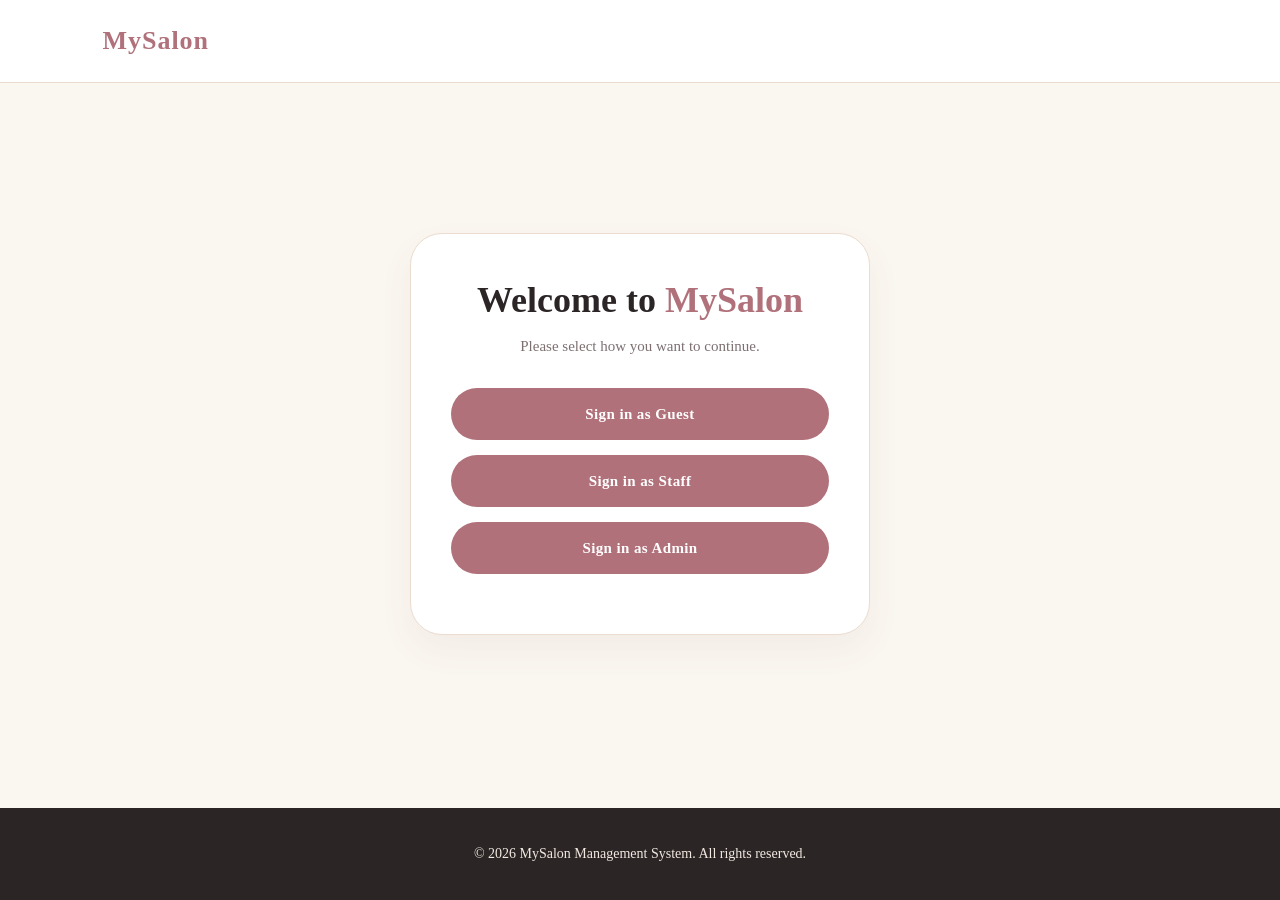
<file: index.html>
<!DOCTYPE html>
<html lang="en">
<head>
    <meta charset="UTF-8">
    <meta name="viewport" content="width=device-width, initial-scale=1.0">
    <title>Login - MySalon</title>
    <link rel="stylesheet" href="MySalon(CSS).css">
</head>
<body>

<nav>
    <div class="logo">MySalon</div>
</nav>

<section class="login-section">
    <div class="login-box">
        <h1>Welcome to <span>MySalon</span></h1>
        <p>Please select how you want to continue.</p>

        <a href="MySalon(HOME).html" class="login-button">
            Sign in as Guest
        </a>

        <a href="staff.html" class="login-button">
            Sign in as Staff
        </a>

        <a href="admin.html" class="login-button">
            Sign in as Admin
        </a>
    </div>
</section>

<footer>
    <p>&copy; 2026 MySalon Management System. All rights reserved.</p>
</footer>

</body>
</html>
</file>
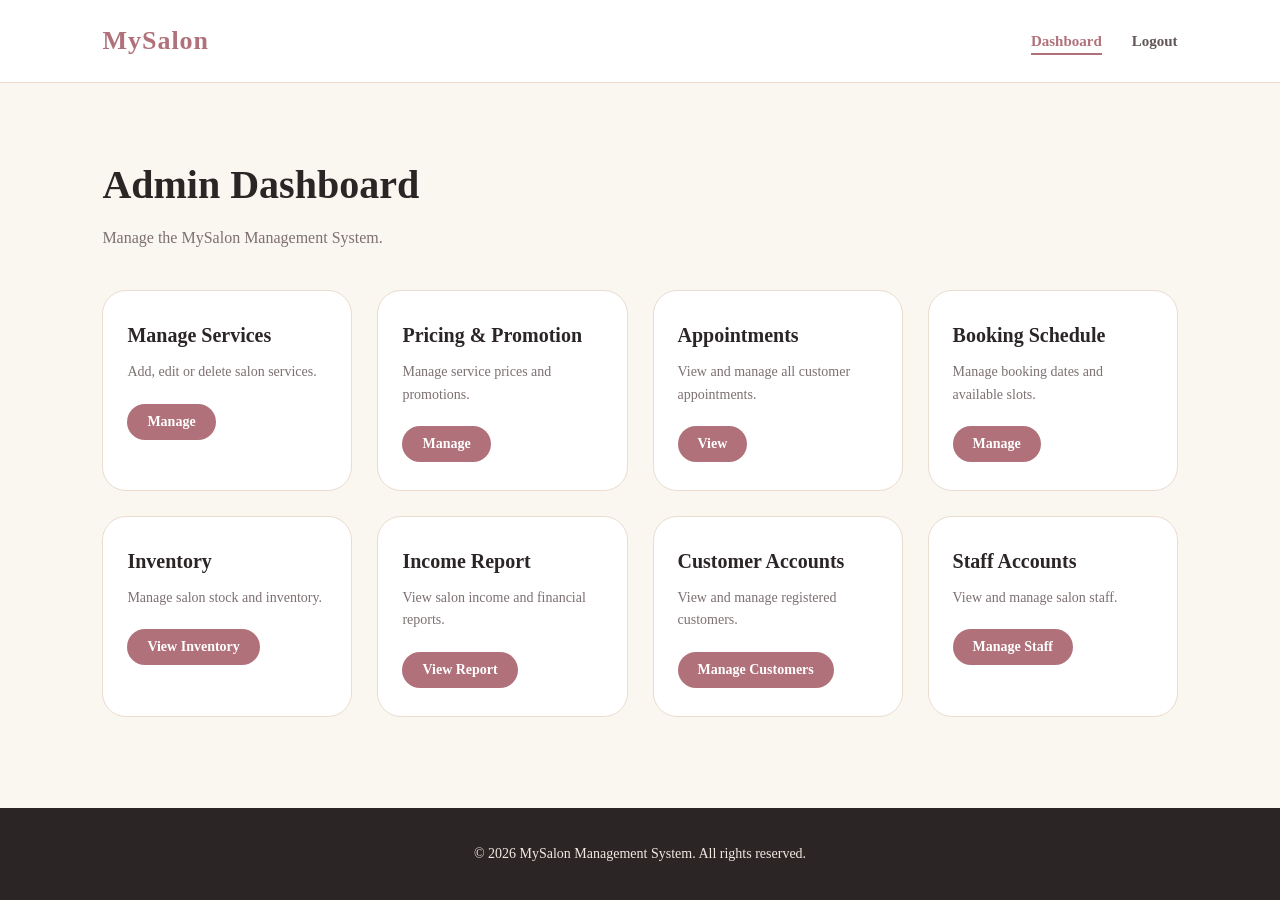
<file: admin.html>
<!DOCTYPE html>
<html lang="en">
<head>
    <meta charset="UTF-8">
    <meta name="viewport" content="width=device-width, initial-scale=1.0">
    <title>Admin Dashboard - MySalon</title>
    <link rel="stylesheet" href="MySalon(CSS).css">
</head>
<body>

<nav>
    <div class="logo">MySalon</div>

    <ul>
        <li><a href="admin.html" class="active">Dashboard</a></li>
        <li><a href="index.html">Logout</a></li>
    </ul>
</nav>

<section class="dashboard">

    <div class="dashboard-header">
        <h1>Admin Dashboard</h1>
        <p>Manage the MySalon Management System.</p>
    </div>

    <div class="dashboard-grid">

        <div class="dashboard-card">
            <h3>Manage Services</h3>
            <p>Add, edit or delete salon services.</p>
            <button>Manage</button>
        </div>

        <div class="dashboard-card">
            <h3>Pricing & Promotion</h3>
            <p>Manage service prices and promotions.</p>
            <button>Manage</button>
        </div>

        <div class="dashboard-card">
            <h3>Appointments</h3>
            <p>View and manage all customer appointments.</p>
            <button>View</button>
        </div>

        <div class="dashboard-card">
            <h3>Booking Schedule</h3>
            <p>Manage booking dates and available slots.</p>
            <button>Manage</button>
        </div>

        <div class="dashboard-card">
            <h3>Inventory</h3>
            <p>Manage salon stock and inventory.</p>
            <button>View Inventory</button>
        </div>

        <div class="dashboard-card">
            <h3>Income Report</h3>
            <p>View salon income and financial reports.</p>
            <button>View Report</button>
        </div>

        <div class="dashboard-card">
            <h3>Customer Accounts</h3>
            <p>View and manage registered customers.</p>
            <button>Manage Customers</button>
        </div>

        <div class="dashboard-card">
            <h3>Staff Accounts</h3>
            <p>View and manage salon staff.</p>
            <button>Manage Staff</button>
        </div>

    </div>

</section>

<footer>
    <p>&copy; 2026 MySalon Management System. All rights reserved.</p>
</footer>

</body>
</html>
</file>
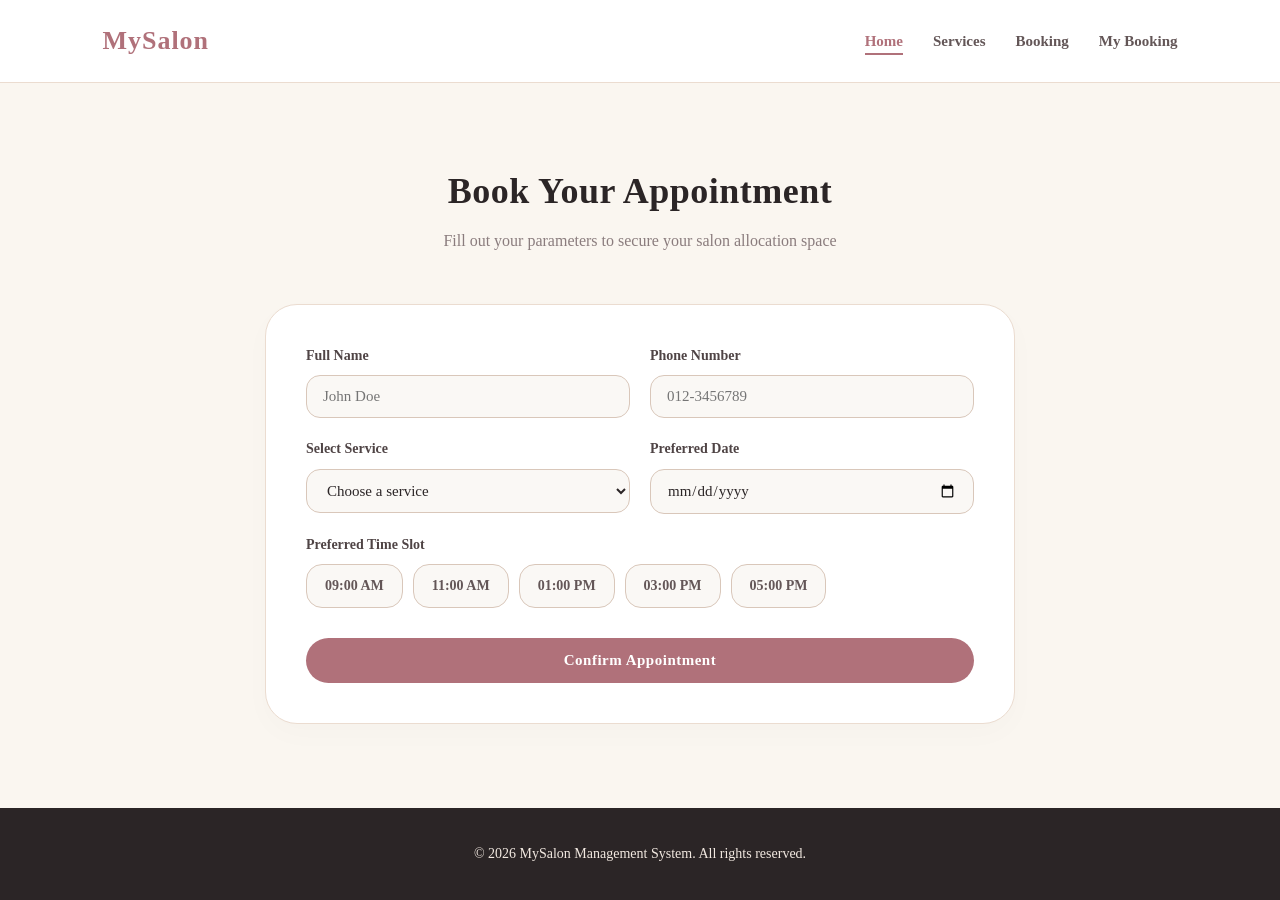
<file: MySalon(BOOKING).html>
<!DOCTYPE html>
<html lang="en">
<head>
    <meta charset="UTF-8">
    <meta name="viewport" content="width=device-width, initial-scale=1.0">
    <title>Book - MySalon</title>
    <link rel="stylesheet" href="MySalon(CSS).css">
</head>
<body>

<nav>
    <div class="logo">MySalon</div>
    <ul>
        <li><a href="MySalon(HOME).html" class="active">Home</a></li>
        <li><a href="MySalon(SERVICES).html">Services</a></li>
        <li><a href="MySalon(BOOKING).html">Booking</a></li>
        <li><a href="MySalon(MYBOOKING).html">My Booking</a></li>
    </ul>
</nav>

<section id="booking-section">
    <div class="section-title">
        <h2>Book Your Appointment</h2>
        <p>Fill out your parameters to secure your salon allocation space</p>
    </div>
    <div class="booking-form">
        <form id="appointmentForm">
            <div class="form-row">
                <div class="form-group">
                    <label for="fullName">Full Name</label>
                    <input type="text" id="fullName" required placeholder="John Doe">
                </div>
                <div class="form-group">
                    <label for="phoneNumber">Phone Number</label>
                    <input type="tel" id="phoneNumber" required placeholder="012-3456789">
                </div>
            </div>
            <div class="form-row">
                <div class="form-group">
                    <label for="serviceSelect">Select Service</label>
                    <select id="serviceSelect" required>
                        <option value="" disabled selected>Choose a service</option>
                        <option value="Haircut & Styling ($50)">Haircut & Styling ($50)</option>
                        <option value="Hair Coloring ($120)">Hair Coloring ($120)</option>
                        <option value="Manicure & Pedicure ($45)">Manicure & Pedicure ($45)</option>
                        <option value="Facial & Spa ($80)">Facial & Spa ($80)</option>
                    </select>
                </div>
                <div class="form-group">
                    <label for="bookingDate">Preferred Date</label>
                    <input type="date" id="bookingDate" required>
                </div>
            </div>
            <div class="form-group">
                <label>Preferred Time Slot</label>
                <div class="time-slots">
                    <div class="time" data-time="09:00 AM">09:00 AM</div>
                    <div class="time" data-time="11:00 AM">11:00 AM</div>
                    <div class="time" data-time="01:00 PM">01:00 PM</div>
                    <div class="time" data-time="03:00 PM">03:00 PM</div>
                    <div class="time" data-time="05:00 PM">05:00 PM</div>
                </div>
            </div>
            <button type="submit" class="button" style="width: 100%; margin-top: 10px;">Confirm Appointment</button>
        </form>
    </div>
</section>

<footer>
    <p>&copy; 2026 MySalon Management System. All rights reserved.</p>
</footer>

<script src="MySalon(SCRIPT).js"></script>
</body>
</html>
</file>
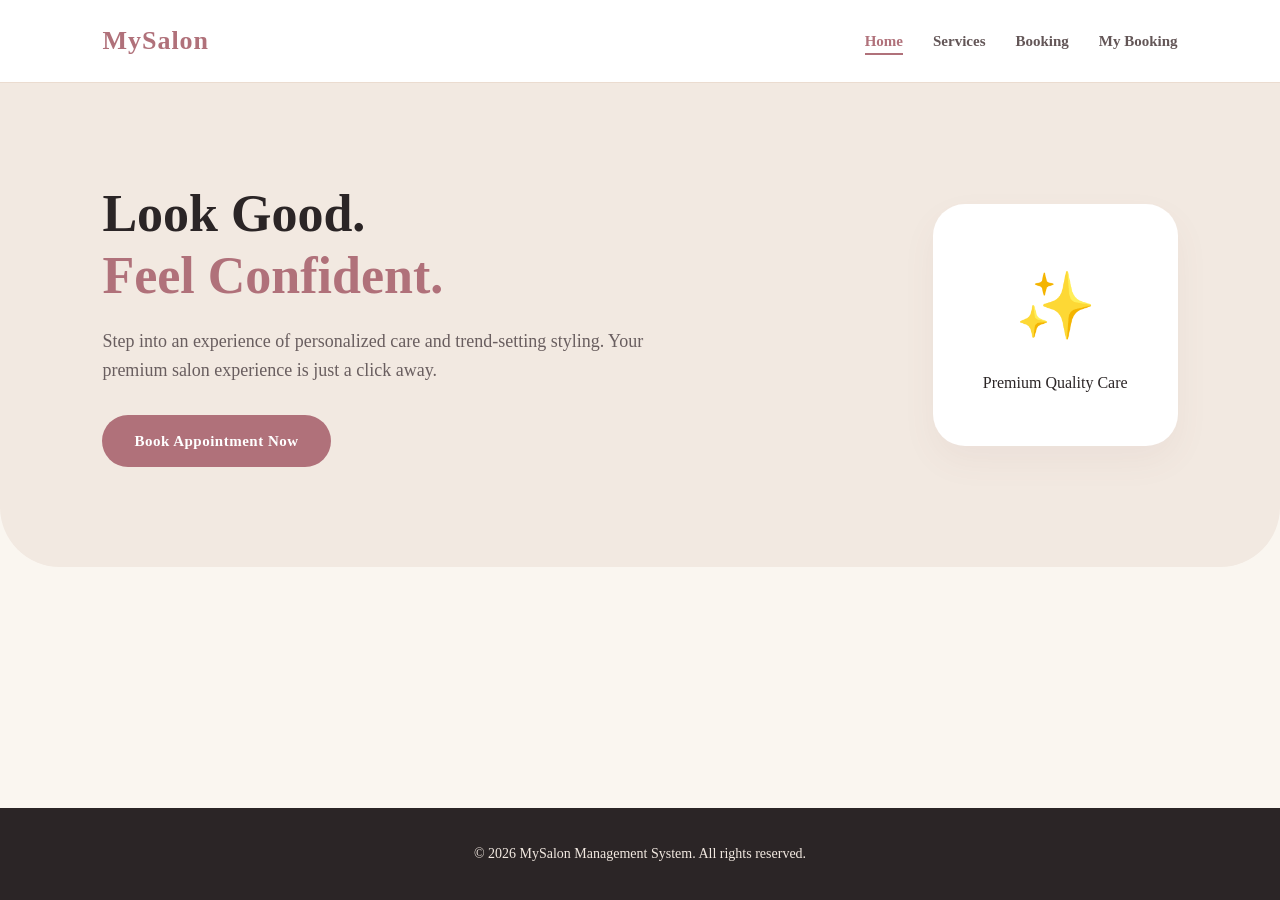
<file: MySalon(HOME).html>
<!DOCTYPE html>
<html lang="en">
<head>
    <meta charset="UTF-8">
    <meta name="viewport" content="width=device-width, initial-scale=1.0">
    <title>Home - MySalon</title>
    <link rel="stylesheet" href="MySalon(CSS).css">
</head>
<body>

<nav>
    <div class="logo">MySalon</div>
    <ul>
        <li><a href="MySalon(HOME).html" class="active">Home</a></li>
        <li><a href="MySalon(SERVICES).html">Services</a></li>
        <li><a href="MySalon(BOOKING).html">Booking</a></li>
        <li><a href="MySalon(MYBOOKING).html">My Booking</a></li>
    </ul>
</nav>

<section class="hero">
    <div class="hero-text">
        <h1>Look Good.<br><span>Feel Confident.</span></h1>
        <p>Step into an experience of personalized care and trend-setting styling. Your premium salon experience is just a click away.</p>
        <a href="MySalon(BOOKING).html" class="button">Book Appointment Now</a>
    </div>
    <div class="hero-box">
        <div class="icon">✨</div>
        <p>Premium Quality Care</p>
    </div>
</section>

<footer>
    <p>&copy; 2026 MySalon Management System. All rights reserved.</p>
</footer>

</body>
</html>
</file>
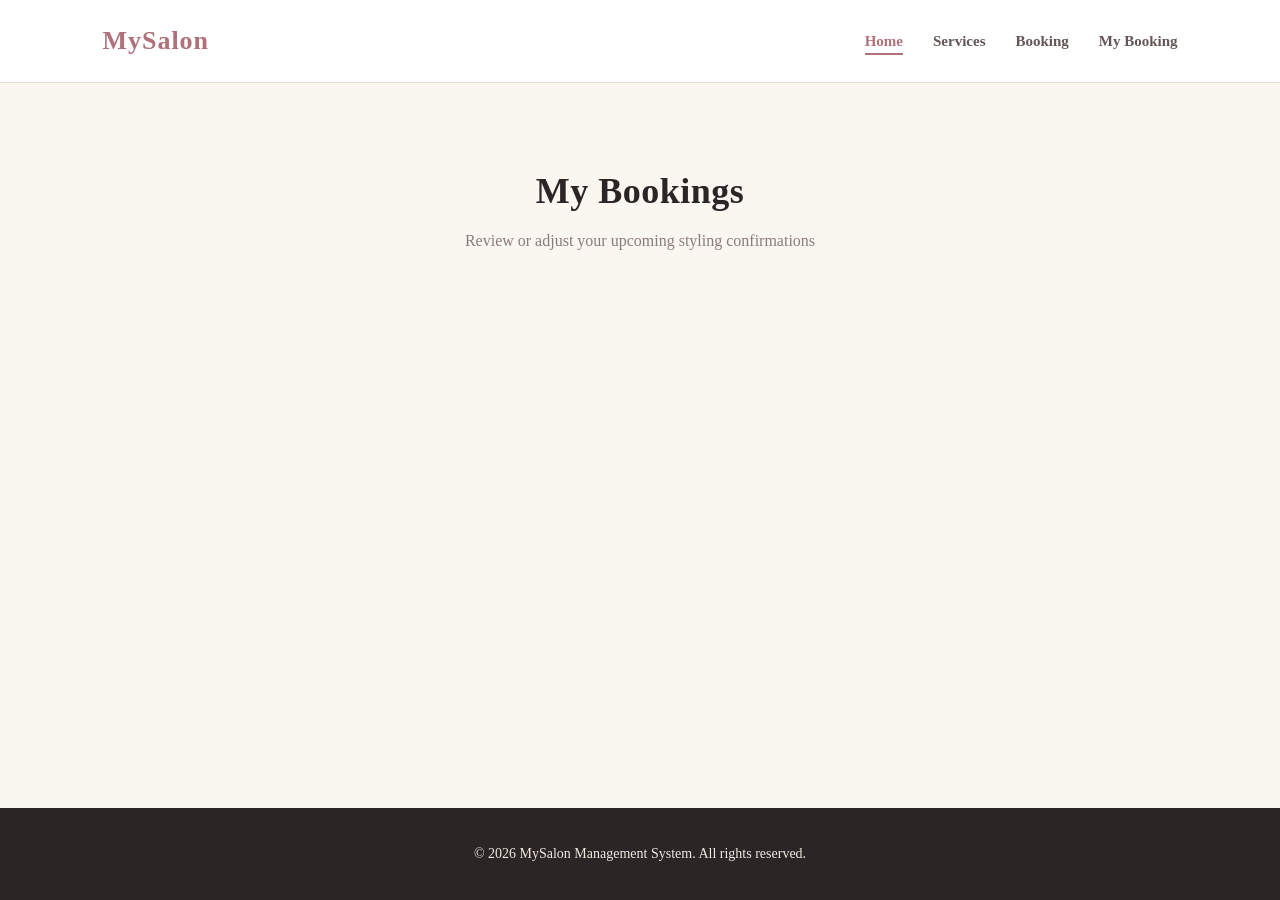
<file: MySalon(MYBOOKING).html>
<!DOCTYPE html>
<html lang="en">
<head>
    <meta charset="UTF-8">
    <meta name="viewport" content="width=device-width, initial-scale=1.0">
    <title>My Bookings - MySalon</title>
    <link rel="stylesheet" href="MySalon(CSS).css">
</head>
<body>

<nav>
    <div class="logo">MySalon</div>
    <ul>
        <li><a href="MySalon(HOME).html" class="active">Home</a></li>
        <li><a href="MySalon(SERVICES).html">Services</a></li>
        <li><a href="MySalon(BOOKING).html">Booking</a></li>
        <li><a href="MySalon(MYBOOKING).html">My Booking</a></li>
    </ul>
</nav>

<section>
    <div class="section-title">
        <h2>My Bookings</h2>
        <p>Review or adjust your upcoming styling confirmations</p>
    </div>
    <div class="booking-details" id="bookingsContainer">
        <!-- Managed dynamically by script.js via LocalStorage -->
    </div>
</section>

<footer>
    <p>&copy; 2026 MySalon Management System. All rights reserved.</p>
</footer>

<script src="MySalon(SCRIPT).js"></script>
</body>
</html>
</file>
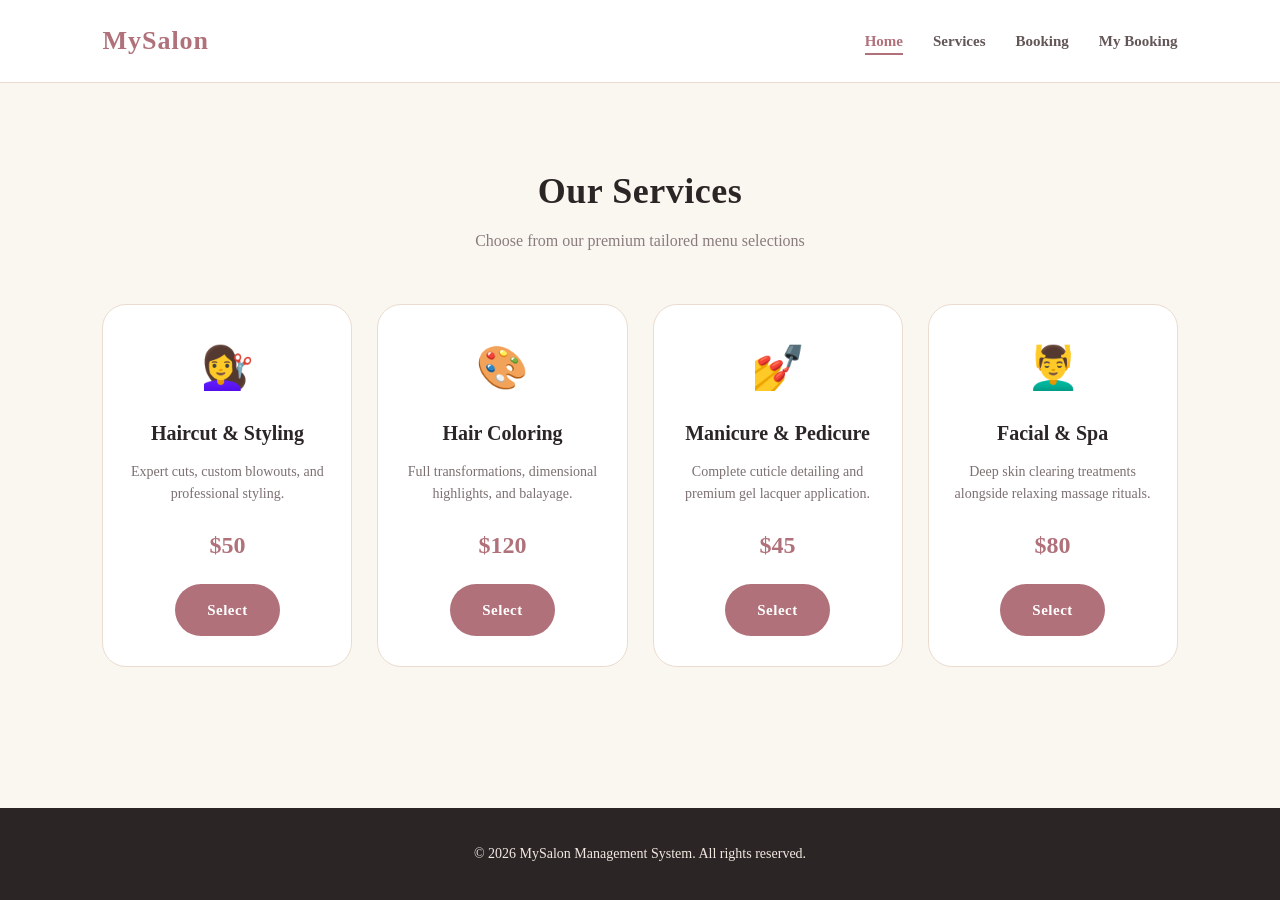
<file: MySalon(SERVICES).html>
<!DOCTYPE html>
<html lang="en">
<head>
    <meta charset="UTF-8">
    <meta name="viewport" content="width=device-width, initial-scale=1.0">
    <title>Services - MySalon</title>
    <link rel="stylesheet" href="MySalon(CSS).css">
</head>
<body>

<nav>
    <div class="logo">MySalon</div>
     <ul>
        <li><a href="MySalon(HOME).html" class="active">Home</a></li>
        <li><a href="MySalon(SERVICES).html">Services</a></li>
        <li><a href="MySalon(BOOKING).html">Booking</a></li>
        <li><a href="MySalon(MYBOOKING).html">My Booking</a></li>
    </ul>
</nav>

<section>
    <div class="section-title">
        <h2>Our Services</h2>
        <p>Choose from our premium tailored menu selections</p>
    </div>
    <div class="services">
        <div class="service-card">
            <div class="service-icon">💇‍♀️</div>
            <h3>Haircut & Styling</h3>
            <p>Expert cuts, custom blowouts, and professional styling.</p>
            <div class="price">$50</div>
            <a href="MySalon(BOOKING).html" class="button">Select</a>
        </div>
        <div class="service-card">
            <div class="service-icon">🎨</div>
            <h3>Hair Coloring</h3>
            <p>Full transformations, dimensional highlights, and balayage.</p>
            <div class="price">$120</div>
            <a href="MySalon(BOOKING).html" class="button">Select</a>
        </div>
        <div class="service-card">
            <div class="service-icon">💅</div>
            <h3>Manicure & Pedicure</h3>
            <p>Complete cuticle detailing and premium gel lacquer application.</p>
            <div class="price">$45</div>
            <a href="MySalon(BOOKING).html" class="button">Select</a>
        </div>
        <div class="service-card">
            <div class="service-icon">💆‍♂️</div>
            <h3>Facial & Spa</h3>
            <p>Deep skin clearing treatments alongside relaxing massage rituals.</p>
            <div class="price">$80</div>
            <a href="MySalon(BOOKING).html" class="button">Select</a>
        </div>
    </div>
</section>

<footer>
    <p>&copy; 2026 MySalon Management System. All rights reserved.</p>
</footer>

</body>
</html>
</file>
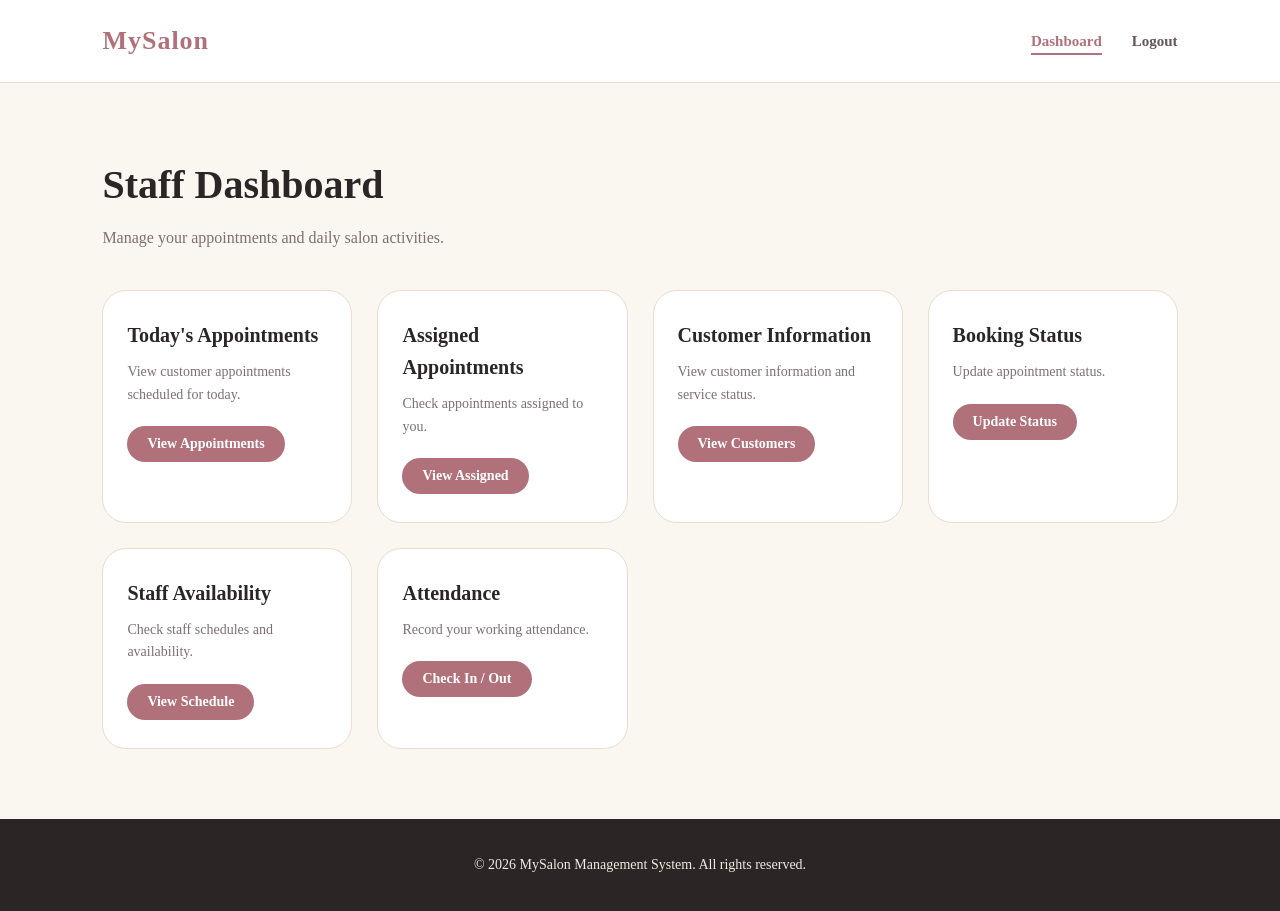
<file: staff.html>
<!DOCTYPE html>
<html lang="en">
<head>
    <meta charset="UTF-8">
    <meta name="viewport" content="width=device-width, initial-scale=1.0">
    <title>Staff Dashboard - MySalon</title>
    <link rel="stylesheet" href="MySalon(CSS).css">
</head>
<body>

<nav>
    <div class="logo">MySalon</div>

    <ul>
        <li><a href="staff.html" class="active">Dashboard</a></li>
        <li><a href="index.html">Logout</a></li>
    </ul>
</nav>

<section class="dashboard">

    <div class="dashboard-header">
        <h1>Staff Dashboard</h1>
        <p>Manage your appointments and daily salon activities.</p>
    </div>

    <div class="dashboard-grid">

        <div class="dashboard-card">
            <h3>Today's Appointments</h3>
            <p>View customer appointments scheduled for today.</p>
            <button>View Appointments</button>
        </div>

        <div class="dashboard-card">
            <h3>Assigned Appointments</h3>
            <p>Check appointments assigned to you.</p>
            <button>View Assigned</button>
        </div>

        <div class="dashboard-card">
            <h3>Customer Information</h3>
            <p>View customer information and service status.</p>
            <button>View Customers</button>
        </div>

        <div class="dashboard-card">
            <h3>Booking Status</h3>
            <p>Update appointment status.</p>
            <button>Update Status</button>
        </div>

        <div class="dashboard-card">
            <h3>Staff Availability</h3>
            <p>Check staff schedules and availability.</p>
            <button>View Schedule</button>
        </div>

        <div class="dashboard-card">
            <h3>Attendance</h3>
            <p>Record your working attendance.</p>
            <button>Check In / Out</button>
        </div>

    </div>

</section>

<footer>
    <p>&copy; 2026 MySalon Management System. All rights reserved.</p>
</footer>

</body>
</html>
</file>
<file: MySalon(CSS).css>
/* =========================================================
   MYSALON MANAGEMENT SYSTEM
   COMPLETE STYLESHEET
   ========================================================= */


/* ================= GLOBAL SETTINGS ================= */

* {
    margin: 0;
    padding: 0;
    box-sizing: border-box;
    font-family: 'Playfair Display', 'Segoe UI', serif;
}

html {
    scroll-behavior: smooth;
}

body {
    background-color: #faf6f0; /* Luxe Warm Cashmere Cream */
    color: #2b2526; /* Deep Rich Charcoal Espresso */
    line-height: 1.6;
    min-height: 100vh;
    display: flex;
    flex-direction: column;
}


/* ================= MODERN CONDUIT NAVIGATION ================= */

nav {
    background-color: #ffffff;
    padding: 20px 8%;
    display: flex;
    justify-content: space-between;
    align-items: center;
    border-bottom: 1px solid #ebdcd0;
    position: sticky;
    top: 0;
    z-index: 100;
}

.logo {
    font-size: 26px;
    font-weight: 700;
    letter-spacing: 1px;
    color: #b0717a;
}

nav ul {
    list-style: none;
    display: flex;
    align-items: center;
    gap: 30px;
}

nav ul li a {
    text-decoration: none;
    color: #635657;
    font-size: 15px;
    font-weight: 600;
    transition: color 0.2s ease;
}

nav ul li a:hover,
nav ul li a.active {
    color: #b0717a;
    border-bottom: 2px solid #b0717a;
    padding-bottom: 4px;
}


/* ================= THE HERO DISPLAY ================= */

.hero {
    display: flex;
    align-items: center;
    justify-content: space-between;
    padding: 100px 8%;
    background-color: #f2e9e1;
    border-radius: 0 0 60px 60px;
}

.hero-text {
    max-width: 550px;
}

.hero-text h1 {
    font-size: 52px;
    color: #2b2526;
    line-height: 1.2;
    margin-bottom: 20px;
}

.hero-text h1 span {
    color: #b0717a;
}

.hero-text p {
    color: #695e5f;
    font-size: 18px;
    margin-bottom: 30px;
}


/* ================= GENERAL BUTTON ================= */

.button {
    display: inline-block;
    background-color: #b0717a;
    color: white;
    text-decoration: none;
    padding: 14px 32px;
    border-radius: 30px;
    border: none;
    cursor: pointer;
    font-size: 15px;
    font-weight: 600;
    letter-spacing: 0.5px;
    transition: all 0.3s ease;
}

.button:hover {
    background-color: #8c535b;
    transform: translateY(-2px);
}


/* ================= HERO BOX ================= */

.hero-box {
    background: white;
    padding: 50px;
    border-radius: 32px;
    text-align: center;
    box-shadow: 0 15px 35px rgba(140, 83, 91, 0.06);
}

.hero-box .icon {
    font-size: 65px;
    margin-bottom: 12px;
}


/* ================= STRUCTURAL GRID & SECTIONS ================= */

section {
    padding: 80px 8%;
}

.section-title {
    text-align: center;
    margin-bottom: 50px;
}

.section-title h2 {
    font-size: 36px;
    color: #2b2526;
    letter-spacing: 0.5px;
}

.section-title p {
    color: #8a7c7d;
    margin-top: 8px;
}


/* ================= SERVICES ================= */

.services {
    display: grid;
    grid-template-columns: repeat(auto-fit, minmax(250px, 1fr));
    gap: 25px;
}

.service-card {
    background-color: #ffffff;
    padding: 30px 24px;
    border-radius: 24px;
    border: 1px solid #ebdcd0;
    text-align: center;
    transition: all 0.3s ease;
}

.service-card:hover {
    transform: translateY(-5px);
    border-color: #b0717a;
    box-shadow: 0 12px 24px rgba(176, 113, 122, 0.05);
}

.service-icon {
    font-size: 42px;
    margin-bottom: 15px;
}

.service-card h3 {
    font-size: 20px;
    margin-bottom: 12px;
    color: #2b2526;
}

.service-card p {
    color: #7d7071;
    font-size: 14px;
    margin-bottom: 20px;
}

.price {
    color: #b0717a;
    font-size: 24px;
    font-weight: 700;
    margin-bottom: 20px;
}


/* ================= BOOKING FORM ================= */

.booking-form {
    max-width: 750px;
    margin: auto;
    background-color: #ffffff;
    padding: 40px;
    border-radius: 32px;
    border: 1px solid #ebdcd0;
    box-shadow: 0 10px 30px rgba(0, 0, 0, 0.02);
}

.form-row {
    display: grid;
    grid-template-columns: repeat(auto-fit, minmax(280px, 1fr));
    gap: 20px;
}

.form-group {
    margin-bottom: 20px;
}

label {
    display: block;
    font-weight: 600;
    margin-bottom: 8px;
    font-size: 14px;
    color: #4f4445;
}

input,
select {
    width: 100%;
    padding: 12px 16px;
    border: 1px solid #d9c7ba;
    border-radius: 14px;
    font-size: 15px;
    color: #2b2526;
    background-color: #faf8f5;
    transition: border 0.2s ease;
}

input:focus,
select:focus {
    outline: none;
    border-color: #b0717a;
    background-color: #ffffff;
}


/* ================= TIME SELECTION ================= */

.time-slots {
    display: flex;
    flex-wrap: wrap;
    gap: 10px;
}

.time {
    background-color: #faf8f5;
    border: 1px solid #d9c7ba;
    color: #635657;
    padding: 10px 18px;
    border-radius: 16px;
    font-weight: 600;
    font-size: 14px;
    cursor: pointer;
    transition: all 0.2s ease;
}

.time:hover {
    border-color: #b0717a;
    color: #b0717a;
}

.time.selected {
    background-color: #b0717a;
    border-color: #b0717a;
    color: white;
}


/* ================= BOOKING DETAILS ================= */

.booking-details {
    max-width: 750px;
    margin: auto;
}

.booking-card {
    background-color: #ffffff;
    border-radius: 28px;
    padding: 30px;
    border: 1px solid #ebdcd0;
    box-shadow: 0 8px 24px rgba(0, 0, 0, 0.01);
}

.booking-card h3 {
    color: #b0717a;
    font-size: 22px;
    margin-bottom: 15px;
    border-bottom: 1px dashed #ebdcd0;
    padding-bottom: 10px;
}

.booking-card p {
    font-size: 15px;
    margin: 8px 0;
    color: #4f4445;
}


/* ================= MODIFY BUTTON ================= */

.modify-btn {
    background-color: #f7ece6;
    color: #8c535b;
    border: none;
    padding: 10px 20px;
    border-radius: 20px;
    cursor: pointer;
    font-weight: 600;
    margin-top: 15px;
    transition: background 0.2s;
}

.modify-btn:hover {
    background-color: #ebdcd0;
}


/* ================= CANCEL BUTTON ================= */

.cancel-btn {
    background-color: #f7f2f2;
    color: #9c4444;
    border: none;
    padding: 10px 20px;
    border-radius: 20px;
    cursor: pointer;
    font-weight: 600;
    margin-top: 15px;
    margin-left: 8px;
    transition: background 0.2s;
}

.cancel-btn:hover {
    background-color: #e3d3d3;
}


/* =========================================================
   LOGIN PAGE
   ========================================================= */

.login-section {
    min-height: 78vh;
    display: flex;
    justify-content: center;
    align-items: center;
    padding: 70px 8%;
    background-color: #faf6f0;
}

.login-box {
    width: 100%;
    max-width: 460px;
    background-color: #ffffff;
    padding: 45px 40px;
    border-radius: 32px;
    border: 1px solid #ebdcd0;
    box-shadow: 0 15px 35px rgba(140, 83, 91, 0.06);
    text-align: center;
}

.login-box h1 {
    font-size: 36px;
    line-height: 1.2;
    margin-bottom: 12px;
    color: #2b2526;
}

.login-box h1 span {
    color: #b0717a;
}

.login-box p {
    color: #7d7071;
    margin-bottom: 30px;
    font-size: 15px;
}


/* ================= LOGIN BUTTON ================= */

.login-button {
    display: block;
    width: 100%;
    padding: 14px 20px;
    margin-bottom: 15px;
    background-color: #b0717a;
    color: #ffffff;
    text-decoration: none;
    border-radius: 30px;
    font-size: 15px;
    font-weight: 600;
    letter-spacing: 0.4px;
    transition: all 0.3s ease;
}

.login-button:hover {
    background-color: #8c535b;
    transform: translateY(-2px);
}

.login-button.secondary {
    background-color: #f7ece6;
    color: #8c535b;
    border: 1px solid #ebdcd0;
}

.login-button.secondary:hover {
    background-color: #ebdcd0;
}


/* ================= ROLE LOGIN FORM ================= */

.role-login-form {
    margin-top: 25px;
    text-align: left;
}

.role-login-form .form-group {
    margin-bottom: 18px;
}

.login-back {
    display: inline-block;
    margin-top: 20px;
    color: #8c535b;
    text-decoration: none;
    font-size: 14px;
    font-weight: 600;
}

.login-back:hover {
    color: #b0717a;
}


/* =========================================================
   STAFF & ADMIN DASHBOARD
   ========================================================= */

.dashboard {
    min-height: 78vh;
    padding: 70px 8%;
    background-color: #faf6f0;
}


/* ================= DASHBOARD HEADER ================= */

.dashboard-header {
    margin-bottom: 40px;
}

.dashboard-header h1 {
    font-size: 40px;
    color: #2b2526;
    margin-bottom: 8px;
}

.dashboard-header h1 span {
    color: #b0717a;
}

.dashboard-header p {
    color: #7d7071;
    font-size: 16px;
}


/* ================= DASHBOARD TOP BAR ================= */

.dashboard-topbar {
    display: flex;
    justify-content: space-between;
    align-items: center;
    gap: 20px;
    margin-bottom: 35px;
}

.user-info {
    background-color: #ffffff;
    border: 1px solid #ebdcd0;
    border-radius: 20px;
    padding: 15px 20px;
}

.user-info strong {
    color: #b0717a;
}


/* ================= LOGOUT BUTTON ================= */

.logout-btn {
    background-color: #f7ece6;
    color: #8c535b;
    text-decoration: none;
    padding: 10px 20px;
    border-radius: 22px;
    font-weight: 600;
    font-size: 14px;
    transition: all 0.3s ease;
}

.logout-btn:hover {
    background-color: #ebdcd0;
}


/* ================= DASHBOARD GRID ================= */

.dashboard-grid {
    display: grid;
    grid-template-columns: repeat(auto-fit, minmax(250px, 1fr));
    gap: 25px;
}


/* ================= DASHBOARD CARDS ================= */

.dashboard-card {
    background-color: #ffffff;
    padding: 28px 24px;
    border-radius: 24px;
    border: 1px solid #ebdcd0;
    transition: all 0.3s ease;
}

.dashboard-card:hover {
    transform: translateY(-5px);
    border-color: #b0717a;
    box-shadow: 0 12px 24px rgba(176, 113, 122, 0.05);
}

.dashboard-icon {
    font-size: 38px;
    margin-bottom: 15px;
}

.dashboard-card h3 {
    font-size: 20px;
    color: #2b2526;
    margin-bottom: 10px;
}

.dashboard-card p {
    color: #7d7071;
    font-size: 14px;
    margin-bottom: 20px;
}


/* ================= DASHBOARD BUTTON ================= */

.dashboard-btn,
.dashboard-card button {
    display: inline-block;
    background-color: #b0717a;
    color: #ffffff;
    text-decoration: none;
    border: none;
    padding: 10px 20px;
    border-radius: 22px;
    cursor: pointer;
    font-size: 14px;
    font-weight: 600;
    transition: all 0.3s ease;
}

.dashboard-btn:hover,
.dashboard-card button:hover {
    background-color: #8c535b;
    transform: translateY(-2px);
}


/* ================= FOOTER ================= */

footer {
    background-color: #2b2526;
    color: #f2e9e1;
    text-align: center;
    padding: 35px;
    font-size: 14px;
    margin-top: auto;
}


/* =========================================================
   RESPONSIVE DESIGN
   ========================================================= */

@media (max-width: 768px) {

    /* Navigation */

    nav {
        padding: 18px 5%;
    }

    nav ul {
        gap: 15px;
    }

    nav ul li a {
        font-size: 13px;
    }


    /* Hero */

    .hero {
        flex-direction: column;
        gap: 40px;
        text-align: center;
        padding: 70px 5%;
    }

    .hero-text h1 {
        font-size: 40px;
    }

    .hero-box {
        width: 100%;
    }


    /* Sections */

    section {
        padding: 60px 5%;
    }


    /* Booking */

    .booking-form {
        padding: 30px 20px;
    }

    .form-row {
        grid-template-columns: 1fr;
    }


    /* Login */

    .login-section {
        padding: 50px 5%;
    }

    .login-box {
        padding: 35px 25px;
    }

    .login-box h1 {
        font-size: 30px;
    }


    /* Dashboard */

    .dashboard {
        padding: 50px 5%;
    }

    .dashboard-header h1 {
        font-size: 32px;
    }

    .dashboard-topbar {
        flex-direction: column;
        align-items: flex-start;
    }

    .dashboard-grid {
        grid-template-columns: 1fr;
    }
}


/* ================= SMALL MOBILE ================= */

@media (max-width: 480px) {

    nav {
        flex-direction: column;
        gap: 15px;
    }

    nav ul {
        flex-wrap: wrap;
        justify-content: center;
        gap: 12px;
    }

    .hero-text h1 {
        font-size: 34px;
    }

    .hero-text p {
        font-size: 16px;
    }

    .section-title h2 {
        font-size: 30px;
    }

    .login-box {
        padding: 30px 20px;
    }

    .dashboard-header h1 {
        font-size: 28px;
    }

    .cancel-btn {
        margin-left: 0;
    }
}
</file>
